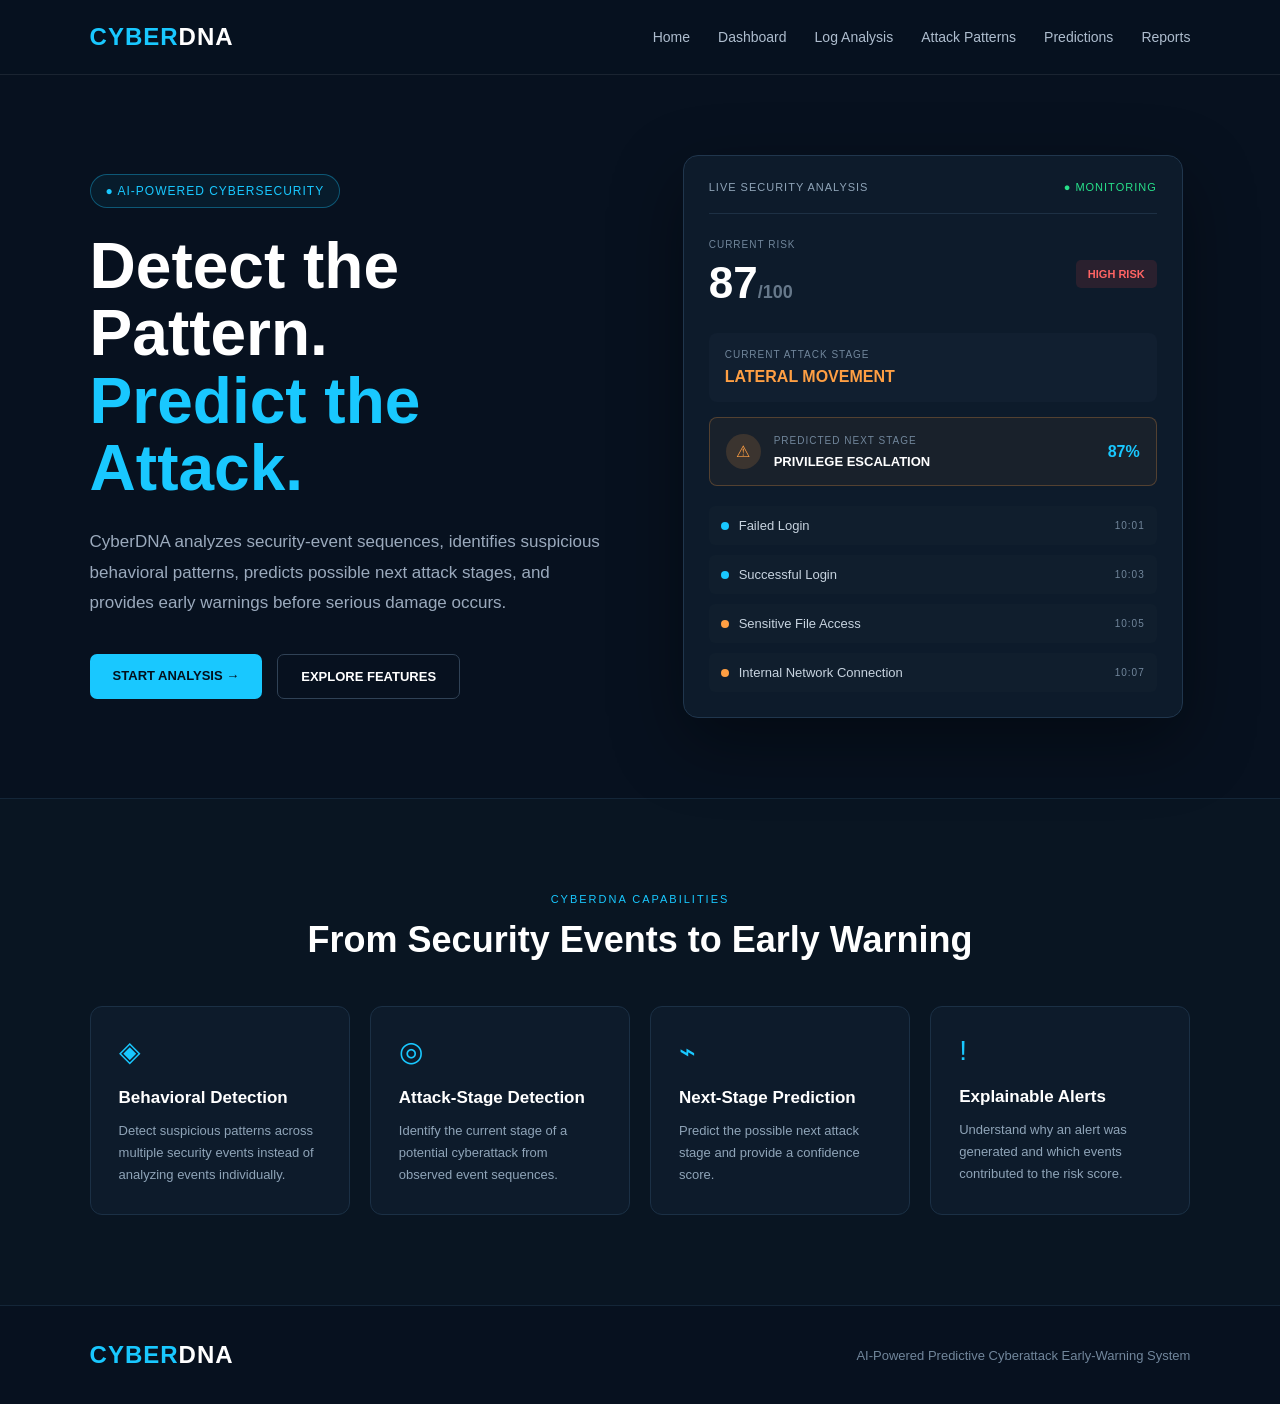
<file: frontend/index.html>
<!DOCTYPE html>
<html lang="en">
<head>
    <meta charset="UTF-8">
    <meta name="viewport" content="width=device-width, initial-scale=1.0">
    <title>CyberDNA | Predictive Cyberattack Early Warning</title>
    <link rel="stylesheet" href="style.css">
</head>

<body>

    <nav class="navbar">
        <div class="logo">
            <span>CYBER</span>DNA
        </div>

        <div class="nav-links">
            <a href="index.html">Home</a>
            <a href="dashboard.html">Dashboard</a>
            <a href="#">Log Analysis</a>
            <a href="#">Attack Patterns</a>
            <a href="#">Predictions</a>
            <a href="#">Reports</a>
        </div>
    </nav>

    <main class="hero">

        <div class="hero-content">

            <div class="badge">
                ● AI-POWERED CYBERSECURITY
            </div>

            <h1>
                Detect the Pattern.<br>
                <span>Predict the Attack.</span>
            </h1>

            <p>
                CyberDNA analyzes security-event sequences, identifies
                suspicious behavioral patterns, predicts possible next
                attack stages, and provides early warnings before serious
                damage occurs.
            </p>

            <div class="buttons">
                <a href="dashboard.html" class="primary-btn">
                    START ANALYSIS →
                </a>

                <a href="#features" class="secondary-btn">
                    EXPLORE FEATURES
                </a>
            </div>

        </div>

        <div class="hero-visual">

            <div class="security-card">

                <div class="card-header">
                    <span>LIVE SECURITY ANALYSIS</span>
                    <span class="status">● MONITORING</span>
                </div>

                <div class="risk-section">
                    <div>
                        <small>CURRENT RISK</small>
                        <h2>87<span>/100</span></h2>
                    </div>

                    <div class="risk-label">
                        HIGH RISK
                    </div>
                </div>

                <div class="attack-stage">
                    <small>CURRENT ATTACK STAGE</small>
                    <strong>LATERAL MOVEMENT</strong>
                </div>

                <div class="prediction">
                    <div class="prediction-icon">⚠</div>

                    <div>
                        <small>PREDICTED NEXT STAGE</small>
                        <strong>PRIVILEGE ESCALATION</strong>
                    </div>

                    <b>87%</b>
                </div>

                <div class="events">

                    <div class="event">
                        <span class="event-dot"></span>
                        Failed Login
                        <small>10:01</small>
                    </div>

                    <div class="event">
                        <span class="event-dot"></span>
                        Successful Login
                        <small>10:03</small>
                    </div>

                    <div class="event">
                        <span class="event-dot warning"></span>
                        Sensitive File Access
                        <small>10:05</small>
                    </div>

                    <div class="event">
                        <span class="event-dot warning"></span>
                        Internal Network Connection
                        <small>10:07</small>
                    </div>

                </div>

            </div>

        </div>

    </main>

    <section id="features" class="features">

        <div class="section-title">
            <small>CYBERDNA CAPABILITIES</small>
            <h2>From Security Events to Early Warning</h2>
        </div>

        <div class="feature-grid">

            <div class="feature-card">
                <div class="feature-icon">◈</div>

                <h3>Behavioral Detection</h3>

                <p>
                    Detect suspicious patterns across multiple security
                    events instead of analyzing events individually.
                </p>
            </div>

            <div class="feature-card">
                <div class="feature-icon">◎</div>

                <h3>Attack-Stage Detection</h3>

                <p>
                    Identify the current stage of a potential cyberattack
                    from observed event sequences.
                </p>
            </div>

            <div class="feature-card">
                <div class="feature-icon">⌁</div>

                <h3>Next-Stage Prediction</h3>

                <p>
                    Predict the possible next attack stage and provide
                    a confidence score.
                </p>
            </div>

            <div class="feature-card">
                <div class="feature-icon">!</div>

                <h3>Explainable Alerts</h3>

                <p>
                    Understand why an alert was generated and which
                    events contributed to the risk score.
                </p>
            </div>

        </div>

    </section>

    <footer>

        <div class="logo">
            <span>CYBER</span>DNA
        </div>

        <p>
            AI-Powered Predictive Cyberattack Early-Warning System
        </p>

    </footer>

</body>
</html>
</file>
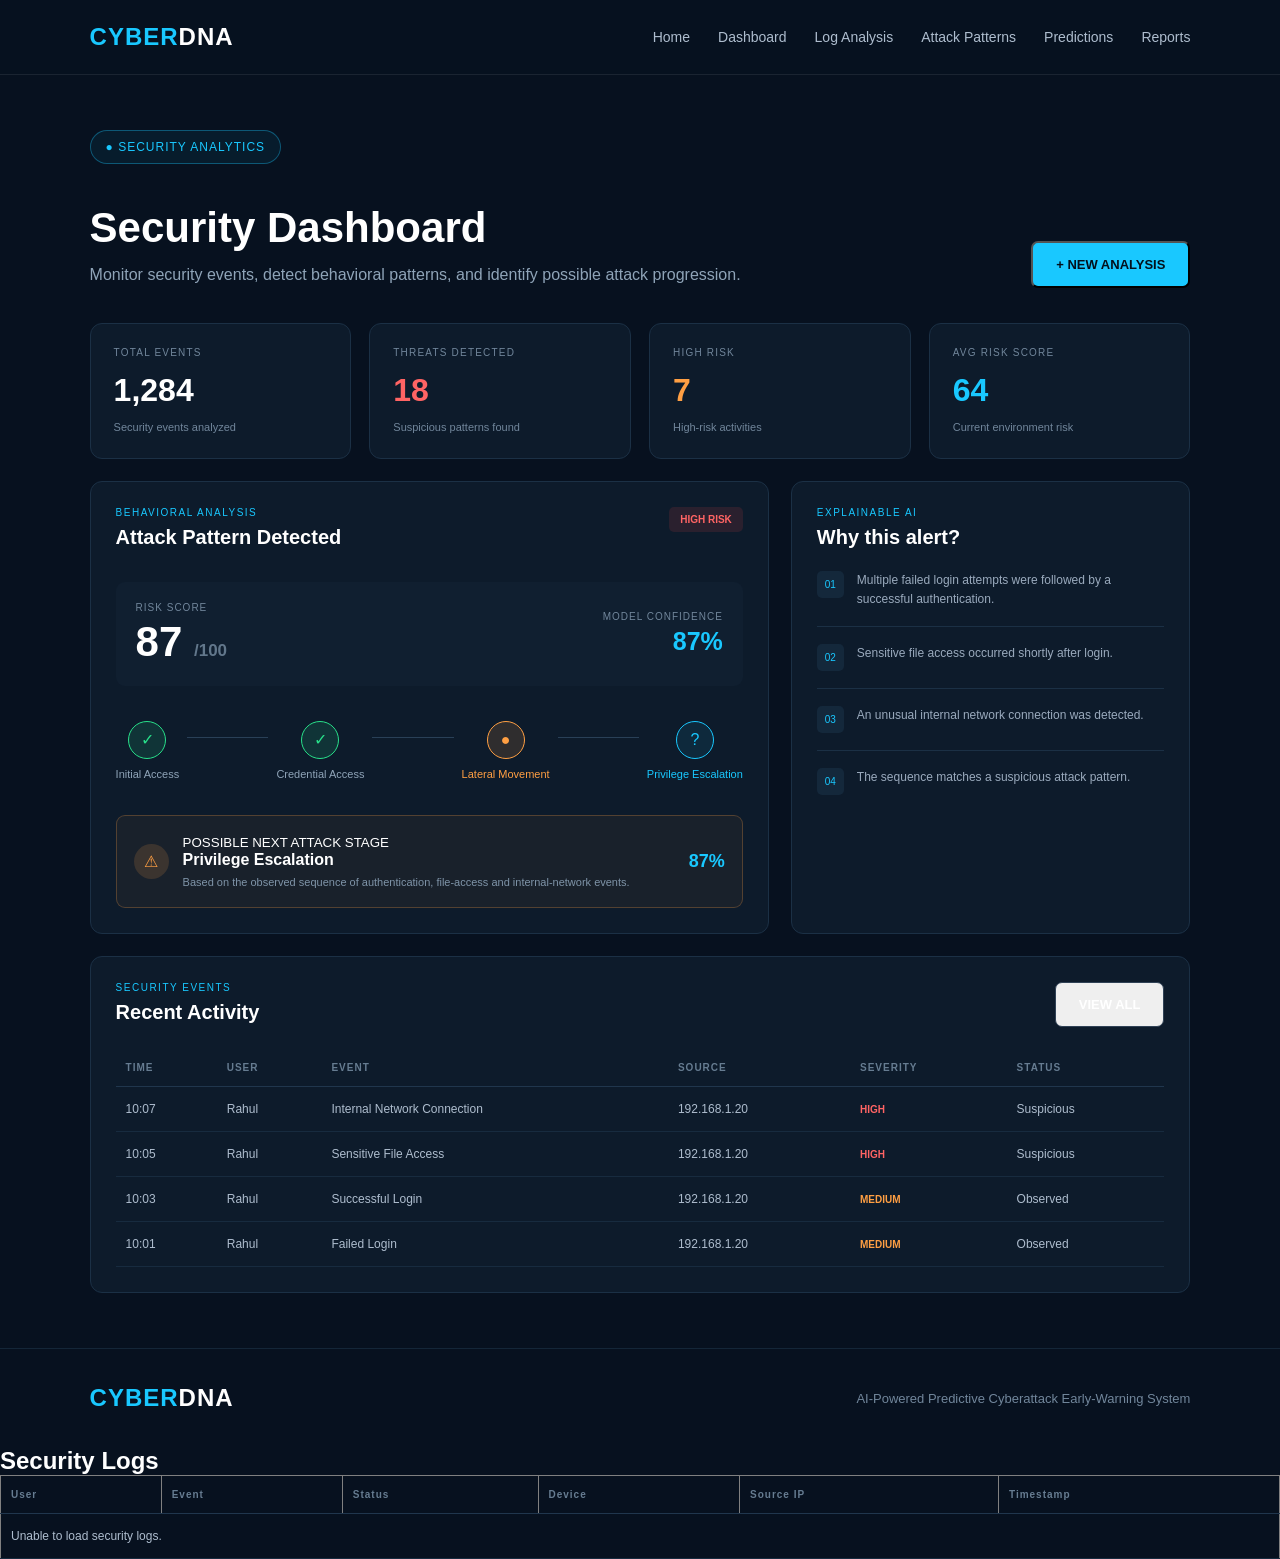
<file: frontend/dashboard.html>
<!DOCTYPE html>
<html lang="en">
<head>
    <meta charset="UTF-8">
    <meta name="viewport" content="width=device-width, initial-scale=1.0">

    <title>CyberDNA | Security Dashboard</title>

    <link rel="stylesheet" href="style.css">
</head>

<body>

    <!-- NAVIGATION -->

    <nav class="navbar">

        <div class="logo">
            <span>CYBER</span>DNA
        </div>

        <div class="nav-links">

            <a href="index.html">Home</a>

            <a href="dashboard.html">Dashboard</a>

            <a href="#">Log Analysis</a>

            <a href="#">Attack Patterns</a>

            <a href="#">Predictions</a>

            <a href="#">Reports</a>

        </div>

    </nav>


    <!-- DASHBOARD -->

    <main class="dashboard">

        <div class="dashboard-header">

            <div>

                <div class="badge">
                    ● SECURITY ANALYTICS
                </div>

                <h1>
                    Security Dashboard
                </h1>

                <p>
                    Monitor security events, detect behavioral patterns,
                    and identify possible attack progression.
                </p>

            </div>

            <button class="primary-btn">
                + NEW ANALYSIS
            </button>

        </div>


        <!-- STATISTICS -->

        <section class="stats-grid">

            <div class="stat-card">

                <span class="stat-title">
                    TOTAL EVENTS
                </span>

                <strong>
                    1,284
                </strong>

                <small>
                    Security events analyzed
                </small>

            </div>


            <div class="stat-card">

                <span class="stat-title">
                    THREATS DETECTED
                </span>

                <strong class="danger">
                    18
                </strong>

                <small>
                    Suspicious patterns found
                </small>

            </div>


            <div class="stat-card">

                <span class="stat-title">
                    HIGH RISK
                </span>

                <strong class="warning-text">
                    7
                </strong>

                <small>
                    High-risk activities
                </small>

            </div>


            <div class="stat-card">

                <span class="stat-title">
                    AVG RISK SCORE
                </span>

                <strong class="blue-text">
                    64
                </strong>

                <small>
                    Current environment risk
                </small>

            </div>

        </section>


        <!-- MAIN ANALYSIS -->

        <section class="dashboard-grid">


            <!-- ATTACK DETECTION -->

            <div class="dashboard-card large-card">

                <div class="card-title-row">

                    <div>

                        <span class="card-label">
                            BEHAVIORAL ANALYSIS
                        </span>

                        <h2>
                            Attack Pattern Detected
                        </h2>

                    </div>

                    <span class="high-risk">
                        HIGH RISK
                    </span>

                </div>


                <!-- RISK -->

                <div class="risk-display">

                    <div>

                        <small>
                            RISK SCORE
                        </small>

                        <div class="risk-number">
                            87
                            <span>/100</span>
                        </div>

                    </div>


                    <div class="confidence">

                        <small>
                            MODEL CONFIDENCE
                        </small>

                        <strong>
                            87%
                        </strong>

                    </div>

                </div>


                <!-- ATTACK PATH -->

                <div class="attack-path">

                    <div class="path-stage completed">

                        <div class="stage-circle">
                            ✓
                        </div>

                        <span>
                            Initial Access
                        </span>

                    </div>


                    <div class="path-line"></div>


                    <div class="path-stage completed">

                        <div class="stage-circle">
                            ✓
                        </div>

                        <span>
                            Credential Access
                        </span>

                    </div>


                    <div class="path-line"></div>


                    <div class="path-stage current">

                        <div class="stage-circle">
                            ●
                        </div>

                        <span>
                            Lateral Movement
                        </span>

                    </div>


                    <div class="path-line"></div>


                    <div class="path-stage predicted">

                        <div class="stage-circle">
                            ?
                        </div>

                        <span>
                            Privilege Escalation
                        </span>

                    </div>

                </div>


                <!-- PREDICTION -->

                <div class="prediction-box">

                    <div class="prediction-icon">
                        ⚠
                    </div>

                    <div>

                        <small>
                            POSSIBLE NEXT ATTACK STAGE
                        </small>

                        <strong>
                            Privilege Escalation
                        </strong>

                        <p>
                            Based on the observed sequence of authentication,
                            file-access and internal-network events.
                        </p>

                    </div>

                    <b>
                        87%
                    </b>

                </div>

            </div>


            <!-- WHY ALERT -->

            <div class="dashboard-card">

                <span class="card-label">
                    EXPLAINABLE AI
                </span>

                <h2>
                    Why this alert?
                </h2>

                <div class="reason">

                    <span>01</span>

                    <p>
                        Multiple failed login attempts were followed
                        by a successful authentication.
                    </p>

                </div>


                <div class="reason">

                    <span>02</span>

                    <p>
                        Sensitive file access occurred shortly after login.
                    </p>

                </div>


                <div class="reason">

                    <span>03</span>

                    <p>
                        An unusual internal network connection was detected.
                    </p>

                </div>


                <div class="reason">

                    <span>04</span>

                    <p>
                        The sequence matches a suspicious attack pattern.
                    </p>

                </div>

            </div>

        </section>


        <!-- EVENTS -->

        <section class="dashboard-card events-card">

            <div class="card-title-row">

                <div>

                    <span class="card-label">
                        SECURITY EVENTS
                    </span>

                    <h2>
                        Recent Activity
                    </h2>

                </div>

                <button class="secondary-btn">
                    VIEW ALL
                </button>

            </div>


            <div class="table-container">

                <table>

                    <thead>

                        <tr>

                            <th>
                                TIME
                            </th>

                            <th>
                                USER
                            </th>

                            <th>
                                EVENT
                            </th>

                            <th>
                                SOURCE
                            </th>

                            <th>
                                SEVERITY
                            </th>

                            <th>
                                STATUS
                            </th>

                        </tr>

                    </thead>


                    <tbody>

                        <tr>

                            <td>
                                10:07
                            </td>

                            <td>
                                Rahul
                            </td>

                            <td>
                                Internal Network Connection
                            </td>

                            <td>
                                192.168.1.20
                            </td>

                            <td>
                                <span class="severity-high">
                                    HIGH
                                </span>
                            </td>

                            <td>
                                Suspicious
                            </td>

                        </tr>


                        <tr>

                            <td>
                                10:05
                            </td>

                            <td>
                                Rahul
                            </td>

                            <td>
                                Sensitive File Access
                            </td>

                            <td>
                                192.168.1.20
                            </td>

                            <td>
                                <span class="severity-high">
                                    HIGH
                                </span>
                            </td>

                            <td>
                                Suspicious
                            </td>

                        </tr>


                        <tr>

                            <td>
                                10:03
                            </td>

                            <td>
                                Rahul
                            </td>

                            <td>
                                Successful Login
                            </td>

                            <td>
                                192.168.1.20
                            </td>

                            <td>
                                <span class="severity-medium">
                                    MEDIUM
                                </span>
                            </td>

                            <td>
                                Observed
                            </td>

                        </tr>


                        <tr>

                            <td>
                                10:01
                            </td>

                            <td>
                                Rahul
                            </td>

                            <td>
                                Failed Login
                            </td>

                            <td>
                                192.168.1.20
                            </td>

                            <td>
                                <span class="severity-medium">
                                    MEDIUM
                                </span>
                            </td>

                            <td>
                                Observed
                            </td>

                        </tr>

                    </tbody>

                </table>

            </div>

        </section>


    </main>


    <footer>

        <div class="logo">
            <span>CYBER</span>DNA
        </div>

        <p>
            AI-Powered Predictive Cyberattack Early-Warning System
        </p>

    </footer>

<h2>Security Logs</h2>

<table border="1" width="100%" id="logsTable">
    <thead>
        <tr>
            <th>User</th>
            <th>Event</th>
            <th>Status</th>
            <th>Device</th>
            <th>Source IP</th>
            <th>Timestamp</th>
        </tr>
    </thead>

    <tbody id="logsBody">
        <tr>
            <td colspan="6">Loading security logs...</td>
        </tr>
    </tbody>
</table>

<script>
async function loadLogs() {
    try {
        const response = await fetch("http://127.0.0.1:5000/api/logs");
        const data = await response.json();

        const logsBody = document.getElementById("logsBody");

        logsBody.innerHTML = "";

        data.logs.forEach(log => {
            const row = document.createElement("tr");

            row.innerHTML = `
                <td>${log.user}</td>
                <td>${log.event_type}</td>
                <td>${log.status}</td>
                <td>${log.device}</td>
                <td>${log.source_ip}</td>
                <td>${log.timestamp}</td>
            `;

            logsBody.appendChild(row);
        });

    } catch (error) {
        console.error("Error loading logs:", error);

        document.getElementById("logsBody").innerHTML = `
            <tr>
                <td colspan="6">Unable to load security logs.</td>
            </tr>
        `;
    }
}

loadLogs();
</script>
</body>
</html>
</file>
<file: frontend/style.css>
* {
    margin: 0;
    padding: 0;
    box-sizing: border-box;
}

html {
    scroll-behavior: smooth;
}

body {
    font-family: Arial, Helvetica, sans-serif;
    background: #07111f;
    color: #ffffff;
    min-height: 100vh;
}

/* NAVBAR */

.navbar {
    width: 100%;
    height: 75px;
    padding: 0 7%;
    display: flex;
    align-items: center;
    justify-content: space-between;
    border-bottom: 1px solid rgba(255, 255, 255, 0.08);
    background: rgba(7, 17, 31, 0.95);
}

.logo {
    font-size: 24px;
    font-weight: 800;
    letter-spacing: 1px;
}

.logo span {
    color: #19c8ff;
}

.nav-links {
    display: flex;
    gap: 28px;
}

.nav-links a {
    color: #aebdce;
    text-decoration: none;
    font-size: 14px;
    transition: 0.3s;
}

.nav-links a:hover {
    color: #19c8ff;
}

/* HERO */

.hero {
    min-height: 650px;
    padding: 80px 7%;
    display: grid;
    grid-template-columns: 1fr 1fr;
    gap: 70px;
    align-items: center;
}

.hero-content {
    max-width: 650px;
}

.badge {
    display: inline-block;
    padding: 9px 15px;
    border: 1px solid rgba(25, 200, 255, 0.35);
    border-radius: 30px;
    color: #19c8ff;
    background: rgba(25, 200, 255, 0.06);
    font-size: 12px;
    letter-spacing: 1px;
    margin-bottom: 25px;
}

.hero h1 {
    font-size: clamp(45px, 5vw, 72px);
    line-height: 1.05;
    margin-bottom: 25px;
}

.hero h1 span {
    color: #19c8ff;
}

.hero-content > p {
    color: #9baabd;
    line-height: 1.8;
    font-size: 17px;
    max-width: 600px;
}

.buttons {
    display: flex;
    gap: 15px;
    margin-top: 35px;
}

.primary-btn,
.secondary-btn {
    padding: 14px 23px;
    border-radius: 7px;
    text-decoration: none;
    font-weight: 700;
    font-size: 13px;
    transition: 0.3s;
}

.primary-btn {
    background: #19c8ff;
    color: #03101c;
}

.primary-btn:hover {
    transform: translateY(-2px);
    box-shadow: 0 8px 25px rgba(25, 200, 255, 0.25);
}

.secondary-btn {
    color: #ffffff;
    border: 1px solid #304256;
}

.secondary-btn:hover {
    border-color: #19c8ff;
    color: #19c8ff;
}

/* SECURITY CARD */

.hero-visual {
    display: flex;
    justify-content: center;
}

.security-card {
    width: 100%;
    max-width: 500px;
    padding: 25px;
    background: #0d1b2b;
    border: 1px solid #20364d;
    border-radius: 15px;
    box-shadow: 0 25px 70px rgba(0, 0, 0, 0.4);
}

.card-header {
    display: flex;
    justify-content: space-between;
    align-items: center;
    color: #8fa4b8;
    font-size: 11px;
    letter-spacing: 1px;
    padding-bottom: 20px;
    border-bottom: 1px solid #1d3044;
}

.status {
    color: #28e08a;
}

.risk-section {
    display: flex;
    justify-content: space-between;
    align-items: center;
    padding: 25px 0;
}

.security-card small {
    display: block;
    color: #71869b;
    font-size: 10px;
    letter-spacing: 1px;
    margin-bottom: 8px;
}

.risk-section h2 {
    font-size: 44px;
}

.risk-section h2 span {
    color: #66788a;
    font-size: 18px;
}

.risk-label {
    padding: 8px 12px;
    border-radius: 5px;
    background: rgba(255, 70, 70, 0.12);
    color: #ff6464;
    font-size: 11px;
    font-weight: 700;
}

.attack-stage {
    padding: 16px;
    border-radius: 8px;
    background: #111f30;
    margin-bottom: 15px;
}

.attack-stage strong {
    display: block;
    color: #ff9f43;
    font-size: 16px;
}

/* PREDICTION */

.prediction {
    display: flex;
    align-items: center;
    gap: 13px;
    padding: 16px;
    border: 1px solid rgba(255, 159, 67, 0.25);
    background: rgba(255, 159, 67, 0.05);
    border-radius: 8px;
    margin-bottom: 20px;
}

.prediction-icon {
    width: 35px;
    height: 35px;
    display: flex;
    align-items: center;
    justify-content: center;
    background: rgba(255, 159, 67, 0.15);
    border-radius: 50%;
    color: #ff9f43;
}

.prediction strong {
    display: block;
    color: #ffffff;
    font-size: 13px;
}

.prediction b {
    margin-left: auto;
    color: #19c8ff;
}

/* EVENTS */

.events {
    display: flex;
    flex-direction: column;
    gap: 10px;
}

.event {
    display: flex;
    align-items: center;
    gap: 10px;
    padding: 12px;
    border-radius: 6px;
    background: #101e2d;
    color: #c7d3df;
    font-size: 13px;
}

.event small {
    margin-left: auto;
    margin-bottom: 0;
}

.event-dot {
    width: 8px;
    height: 8px;
    border-radius: 50%;
    background: #19c8ff;
}

.event-dot.warning {
    background: #ff9f43;
}

/* FEATURES */

.features {
    padding: 90px 7%;
    background: #091522;
    border-top: 1px solid #142638;
}

.section-title {
    text-align: center;
    margin-bottom: 45px;
}

.section-title small {
    color: #19c8ff;
    letter-spacing: 2px;
    font-size: 11px;
}

.section-title h2 {
    margin-top: 12px;
    font-size: 36px;
}

.feature-grid {
    display: grid;
    grid-template-columns: repeat(4, 1fr);
    gap: 20px;
}

.feature-card {
    padding: 28px;
    background: #0d1b2b;
    border: 1px solid #1b3045;
    border-radius: 12px;
    transition: 0.3s;
}

.feature-card:hover {
    transform: translateY(-5px);
    border-color: #19c8ff;
}

.feature-icon {
    font-size: 28px;
    color: #19c8ff;
    margin-bottom: 20px;
}

.feature-card h3 {
    font-size: 17px;
    margin-bottom: 12px;
}

.feature-card p {
    color: #8fa4b8;
    font-size: 13px;
    line-height: 1.7;
}

/* FOOTER */

footer {
    padding: 35px 7%;
    display: flex;
    align-items: center;
    justify-content: space-between;
    border-top: 1px solid #142638;
}

footer p {
    color: #71869b;
    font-size: 13px;
}

/* RESPONSIVE */

@media (max-width: 950px) {

    .nav-links {
        display: none;
    }

    .hero {
        grid-template-columns: 1fr;
        padding-top: 55px;
    }

    .feature-grid {
        grid-template-columns: repeat(2, 1fr);
    }
}

@media (max-width: 600px) {

    .hero {
        padding: 50px 5%;
    }

    .features {
        padding: 60px 5%;
    }

    .feature-grid {
        grid-template-columns: 1fr;
    }

    .buttons {
        flex-direction: column;
    }

    footer {
        flex-direction: column;
        gap: 15px;
        text-align: center;
    }
}
/* =========================================
   CYBERDNA DASHBOARD
   ========================================= */

.dashboard {
    padding: 55px 7%;
    min-height: 800px;
}

.dashboard-header {
    display: flex;
    justify-content: space-between;
    align-items: flex-end;
    gap: 30px;
    margin-bottom: 35px;
}

.dashboard-header h1 {
    font-size: 42px;
    margin: 15px 0 10px;
}

.dashboard-header p {
    color: #8fa4b8;
    line-height: 1.6;
}

/* STAT CARDS */

.stats-grid {
    display: grid;
    grid-template-columns: repeat(4, 1fr);
    gap: 18px;
    margin-bottom: 22px;
}

.stat-card {
    background: #0d1b2b;
    border: 1px solid #1b3045;
    border-radius: 12px;
    padding: 23px;
}

.stat-title {
    display: block;
    color: #71869b;
    font-size: 10px;
    letter-spacing: 1.2px;
    margin-bottom: 14px;
}

.stat-card strong {
    display: block;
    font-size: 32px;
    margin-bottom: 8px;
}

.stat-card small {
    color: #71869b;
    font-size: 11px;
}

.danger {
    color: #ff6464;
}

.warning-text {
    color: #ff9f43;
}

.blue-text {
    color: #19c8ff;
}

/* DASHBOARD GRID */

.dashboard-grid {
    display: grid;
    grid-template-columns: 1.7fr 1fr;
    gap: 22px;
    margin-bottom: 22px;
}

.dashboard-card {
    background: #0d1b2b;
    border: 1px solid #1b3045;
    border-radius: 12px;
    padding: 25px;
}

.large-card {
    min-height: 430px;
}

.card-label {
    display: block;
    color: #19c8ff;
    font-size: 10px;
    letter-spacing: 1.5px;
    margin-bottom: 8px;
}

.card-title-row {
    display: flex;
    justify-content: space-between;
    align-items: flex-start;
    gap: 20px;
}

.card-title-row h2,
.dashboard-card > h2 {
    font-size: 20px;
    margin-bottom: 5px;
}

.high-risk {
    padding: 7px 11px;
    border-radius: 5px;
    background: rgba(255, 70, 70, 0.12);
    color: #ff6464;
    font-size: 10px;
    font-weight: bold;
}

/* RISK DISPLAY */

.risk-display {
    display: flex;
    justify-content: space-between;
    align-items: center;
    margin: 28px 0;
    padding: 20px;
    background: #101f30;
    border-radius: 9px;
}

.risk-display small {
    display: block;
    color: #71869b;
    font-size: 10px;
    letter-spacing: 1px;
    margin-bottom: 5px;
}

.risk-number {
    font-size: 42px;
    font-weight: bold;
}

.risk-number span {
    color: #62778b;
    font-size: 17px;
}

.confidence {
    text-align: right;
}

.confidence strong {
    color: #19c8ff;
    font-size: 25px;
}

/* ATTACK PATH */

.attack-path {
    display: flex;
    align-items: center;
    justify-content: space-between;
    margin: 35px 0;
}

.path-stage {
    display: flex;
    flex-direction: column;
    align-items: center;
    gap: 9px;
    text-align: center;
    max-width: 120px;
}

.path-stage span {
    color: #8fa4b8;
    font-size: 11px;
}

.stage-circle {
    width: 38px;
    height: 38px;
    border-radius: 50%;
    display: flex;
    align-items: center;
    justify-content: center;
    border: 1px solid #30465c;
    color: #71869b;
}

.completed .stage-circle {
    background: rgba(40, 224, 138, 0.12);
    border-color: #28e08a;
    color: #28e08a;
}

.current .stage-circle {
    background: rgba(255, 159, 67, 0.14);
    border-color: #ff9f43;
    color: #ff9f43;
}

.current span {
    color: #ff9f43;
}

.predicted .stage-circle {
    background: rgba(25, 200, 255, 0.08);
    border-color: #19c8ff;
    color: #19c8ff;
}

.predicted span {
    color: #19c8ff;
}

.path-line {
    flex: 1;
    height: 1px;
    background: #294057;
    margin: 0 8px;
    margin-bottom: 25px;
}

/* PREDICTION BOX */

.prediction-box {
    display: flex;
    align-items: center;
    gap: 14px;
    padding: 17px;
    border: 1px solid rgba(255, 159, 67, 0.25);
    background: rgba(255, 159, 67, 0.05);
    border-radius: 9px;
}

.prediction-box .prediction-icon {
    flex-shrink: 0;
}

.prediction-box strong {
    display: block;
    margin-bottom: 5px;
}

.prediction-box p {
    color: #7f94a8;
    font-size: 11px;
    line-height: 1.5;
}

.prediction-box > b {
    margin-left: auto;
    color: #19c8ff;
    font-size: 18px;
}

/* EXPLAINABLE AI */

.reason {
    display: flex;
    gap: 13px;
    padding: 17px 0;
    border-bottom: 1px solid #1b3045;
}

.reason:last-child {
    border-bottom: none;
}

.reason > span {
    min-width: 27px;
    height: 27px;
    display: flex;
    justify-content: center;
    align-items: center;
    border-radius: 5px;
    background: #14283b;
    color: #19c8ff;
    font-size: 10px;
}

.reason p {
    color: #9aaabd;
    font-size: 12px;
    line-height: 1.6;
}

/* EVENTS TABLE */

.events-card {
    overflow: hidden;
}

.table-container {
    overflow-x: auto;
    margin-top: 20px;
}

table {
    width: 100%;
    border-collapse: collapse;
    min-width: 700px;
}

th {
    text-align: left;
    color: #667c91;
    font-size: 10px;
    letter-spacing: 1px;
    padding: 13px 10px;
    border-bottom: 1px solid #20364d;
}

td {
    color: #aebdce;
    font-size: 12px;
    padding: 15px 10px;
    border-bottom: 1px solid #172b3f;
}

.severity-high {
    color: #ff6464;
    font-size: 10px;
    font-weight: bold;
}

.severity-medium {
    color: #ff9f43;
    font-size: 10px;
    font-weight: bold;
}

/* DASHBOARD RESPONSIVE */

@media (max-width: 1000px) {

    .stats-grid {
        grid-template-columns: repeat(2, 1fr);
    }

    .dashboard-grid {
        grid-template-columns: 1fr;
    }

}

@media (max-width: 650px) {

    .dashboard {
        padding: 40px 5%;
    }

    .dashboard-header {
        flex-direction: column;
        align-items: flex-start;
    }

    .dashboard-header h1 {
        font-size: 34px;
    }

    .stats-grid {
        grid-template-columns: 1fr;
    }

    .attack-path {
        overflow-x: auto;
        justify-content: flex-start;
        min-width: 650px;
    }

    .dashboard-card {
        padding: 18px;
    }

}
</file>
